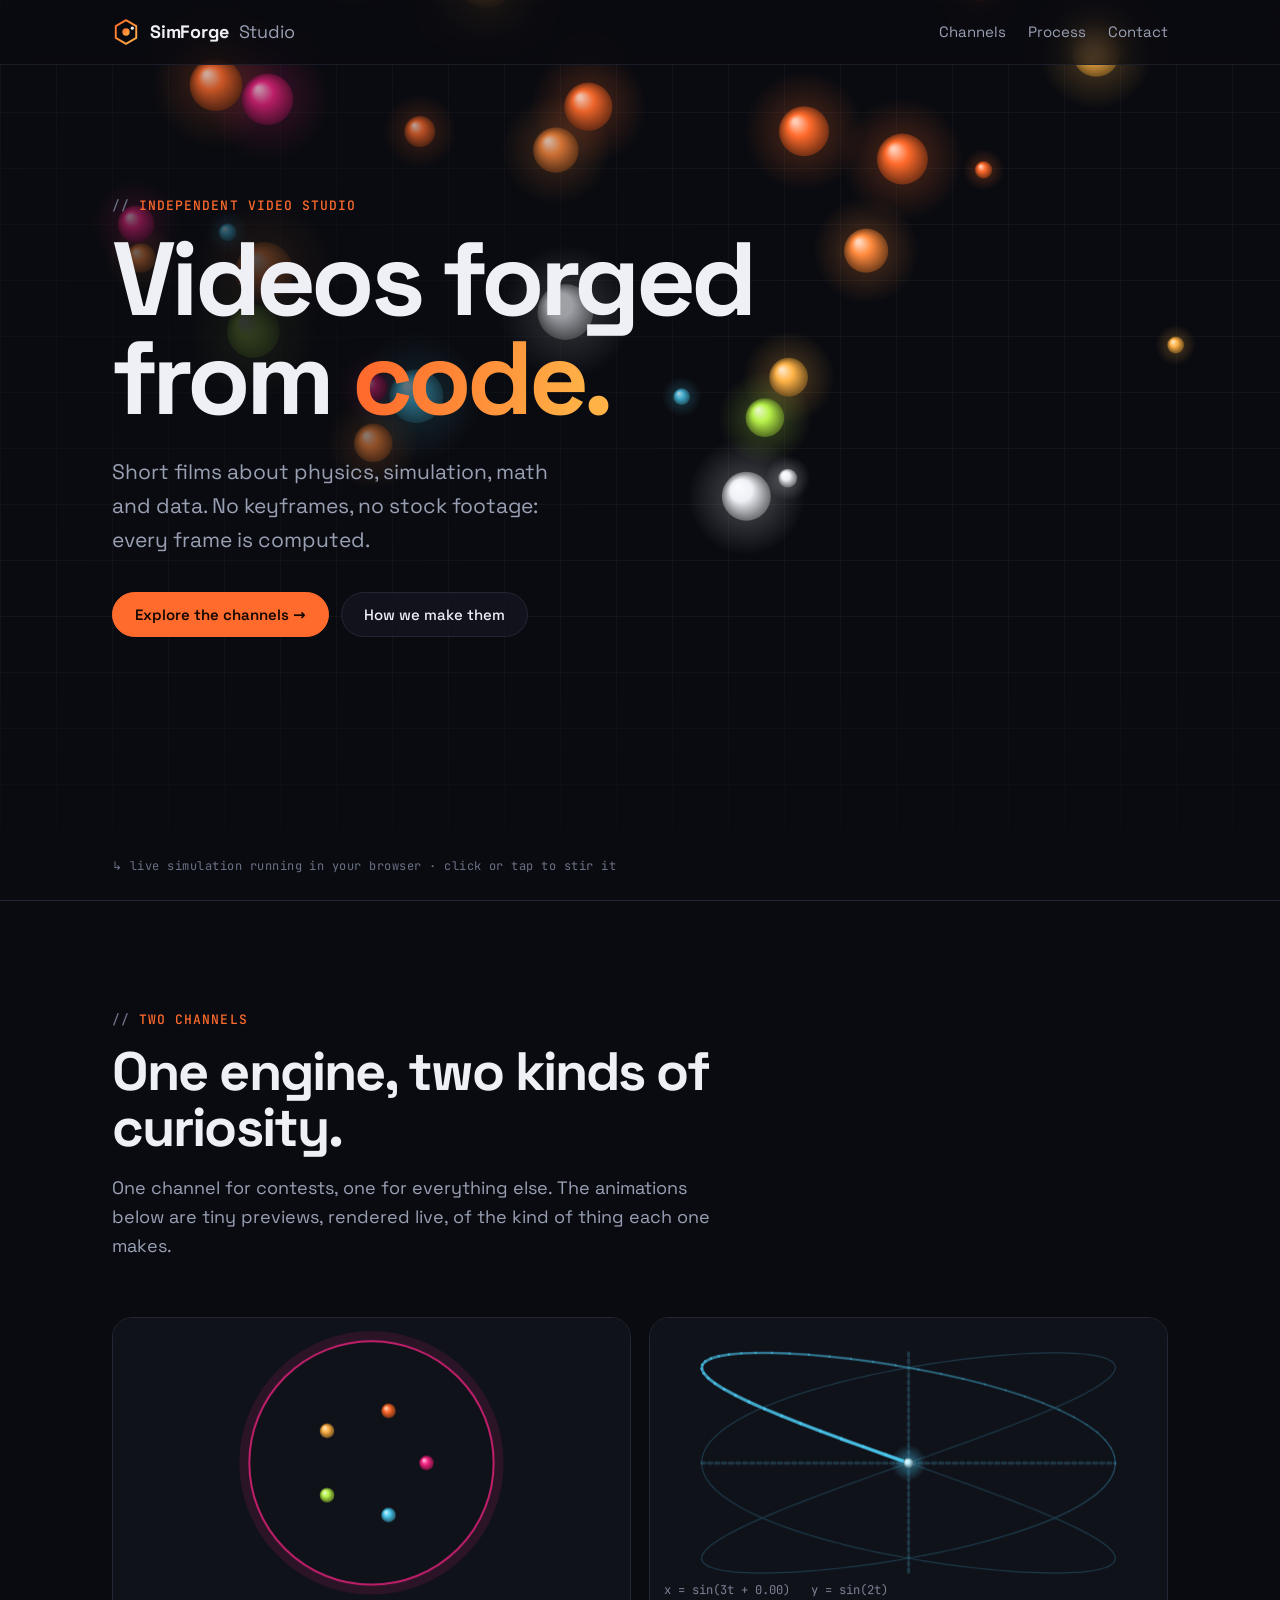
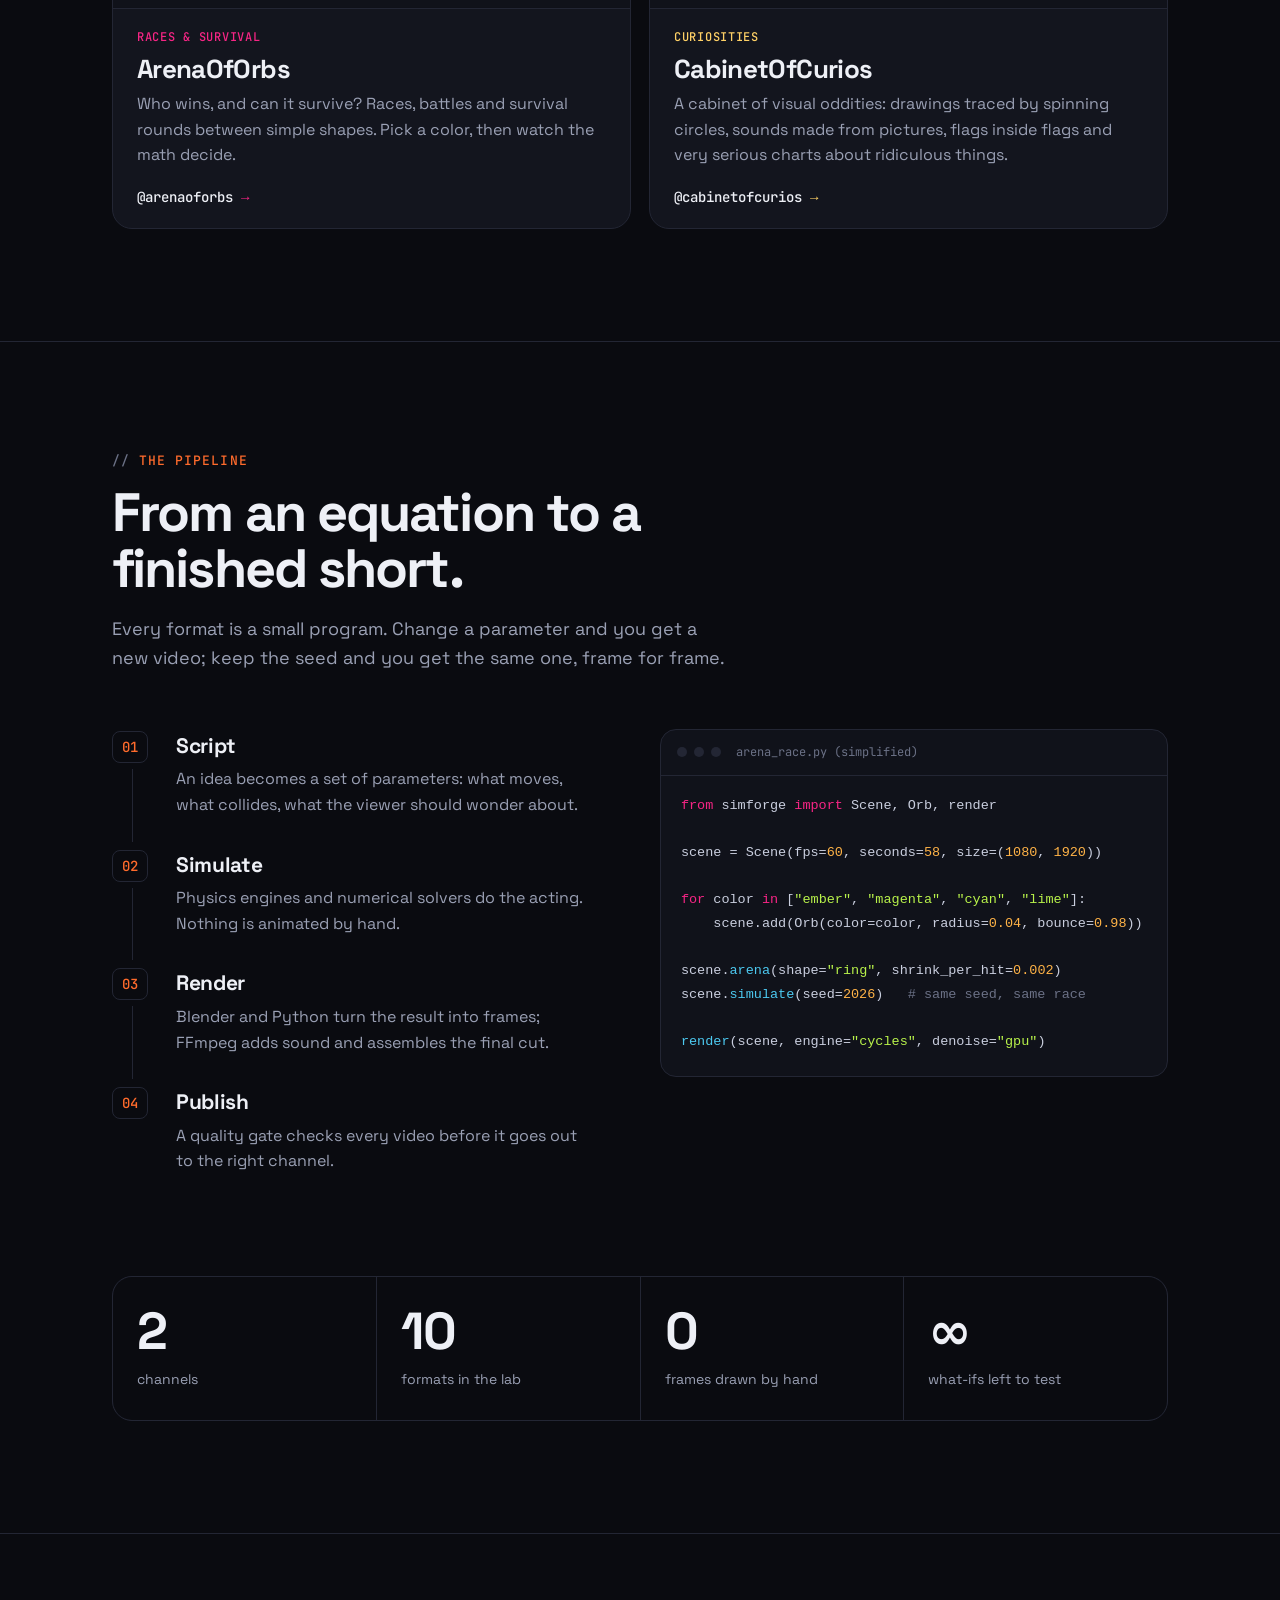
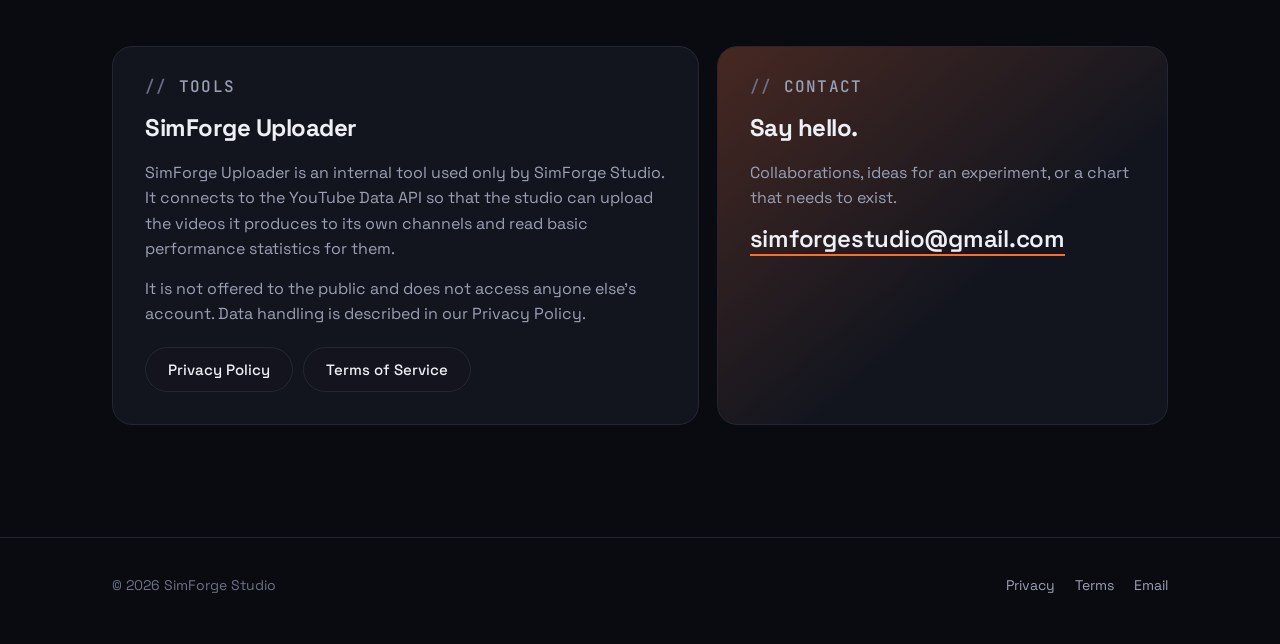
<file: index.html>
<!doctype html>
<html lang="en">
<head>
  <meta charset="utf-8">
  <meta http-equiv="Content-Security-Policy" content="default-src 'none'; script-src 'self'; style-src 'self'; font-src 'self'; img-src 'self'; base-uri 'none'; form-action 'none'">
  <meta name="referrer" content="strict-origin-when-cross-origin">
  <meta name="viewport" content="width=device-width, initial-scale=1">
  <title>SimForge Studio · Videos forged from code</title>
  <meta name="description" content="SimForge Studio is an independent studio making short videos about physics, simulation, math and data. Every frame is generated by code.">
  <meta name="theme-color" content="#0a0b10">
  <meta property="og:title" content="SimForge Studio">
  <meta property="og:description" content="Short videos about physics, simulation, math and data. Every frame generated by code.">
  <link rel="icon" href="favicon.svg" type="image/svg+xml">
  <link rel="preload" href="fonts/space-grotesk.woff2" as="font" type="font/woff2" crossorigin>
  <link rel="stylesheet" href="style.css">
</head>
<body>
  <header class="nav">
    <div class="wrap">
      <a class="logo" href="./" aria-label="SimForge Studio home">
        <svg viewBox="0 0 32 32" aria-hidden="true"><defs><linearGradient id="lg" x1="0" y1="0" x2="1" y2="1"><stop offset="0" stop-color="#ff6b2c"/><stop offset="1" stop-color="#ffb347"/></linearGradient></defs><path d="M16 2.5 27.7 9.25v13.5L16 29.5 4.3 22.75V9.25Z" fill="none" stroke="url(#lg)" stroke-width="2.2" stroke-linejoin="round"/><circle cx="16" cy="16" r="4.2" fill="url(#lg)"/><circle cx="23.2" cy="11.6" r="1.8" fill="#eef0f6"/></svg>
        SimForge <b>Studio</b>
      </a>
      <nav>
        <a href="#channels">Channels</a>
        <a href="#process" class="hide-sm">Process</a>
        <a href="#contact">Contact</a>
      </nav>
    </div>
  </header>

  <main>
    <section class="hero">
      <canvas id="hero-sim" aria-hidden="true"></canvas>
      <div class="wrap">
        <p class="eyebrow">Independent video studio</p>
        <h1>Videos forged from <em>code.</em></h1>
        <p class="lead">Short films about physics, simulation, math and data. No keyframes, no stock
          footage: every frame is computed.</p>
        <div class="cta">
          <a class="btn primary" href="#channels">Explore the channels →</a>
          <a class="btn" href="#process">How we make them</a>
        </div>
      </div>
      <div class="hint"><div class="wrap">↳ live simulation running in your browser · click or tap to stir it</div></div>
    </section>

    <section class="block" id="channels">
      <div class="wrap">
        <p class="eyebrow">Two channels</p>
        <h2>One engine, two kinds of curiosity.</h2>
        <p class="sub">One channel for contests, one for everything else. The animations below are
          tiny previews, rendered live, of the kind of thing each one makes.</p>

        <div class="channels">
          <article class="channel arena">
            <canvas data-sim="arena" aria-label="Animated orbs bouncing inside a ring"></canvas>
            <div class="body">
              <span class="tag">Races &amp; survival</span>
              <h3>ArenaOfOrbs</h3>
              <p>Who wins, and can it survive? Races, battles and survival rounds between simple
                shapes. Pick a color, then watch the math decide.</p>
              <a class="watch" href="https://www.youtube.com/@arenaoforbs" rel="noopener">@arenaoforbs <span>→</span></a>
            </div>
          </article>

          <article class="channel curios">
            <canvas data-sim="cabinet" aria-label="Animated curiosities: a Lissajous curve and a bar chart, taking turns"></canvas>
            <div class="body">
              <span class="tag">Curiosities</span>
              <h3>CabinetOfCurios</h3>
              <p>A cabinet of visual oddities: drawings traced by spinning circles, sounds made
                from pictures, flags inside flags and very serious charts about ridiculous things.</p>
              <a class="watch" href="https://www.youtube.com/@cabinetofcurios" rel="noopener">@cabinetofcurios <span>→</span></a>
            </div>
          </article>
        </div>
      </div>
    </section>

    <section class="block" id="process">
      <div class="wrap">
        <p class="eyebrow">The pipeline</p>
        <h2>From an equation to a finished short.</h2>
        <p class="sub">Every format is a small program. Change a parameter and you get a new video;
          keep the seed and you get the same one, frame for frame.</p>

        <div class="process">
          <ol class="steps">
            <li><h3>Script</h3><p>An idea becomes a set of parameters: what moves, what collides,
              what the viewer should wonder about.</p></li>
            <li><h3>Simulate</h3><p>Physics engines and numerical solvers do the acting. Nothing is
              animated by hand.</p></li>
            <li><h3>Render</h3><p>Blender and Python turn the result into frames; FFmpeg adds sound
              and assembles the final cut.</p></li>
            <li><h3>Publish</h3><p>A quality gate checks every video before it goes out to the right
              channel.</p></li>
          </ol>

          <div class="code" aria-label="Simplified example of a video format written in Python">
            <div class="bar"><i></i><i></i><i></i><span>arena_race.py (simplified)</span></div>
<pre><span class="k">from</span> simforge <span class="k">import</span> Scene, Orb, render

scene = Scene(fps=<span class="n">60</span>, seconds=<span class="n">58</span>, size=(<span class="n">1080</span>, <span class="n">1920</span>))

<span class="k">for</span> color <span class="k">in</span> [<span class="s">"ember"</span>, <span class="s">"magenta"</span>, <span class="s">"cyan"</span>, <span class="s">"lime"</span>]:
    scene.add(Orb(color=color, radius=<span class="n">0.04</span>, bounce=<span class="n">0.98</span>))

scene.<span class="f">arena</span>(shape=<span class="s">"ring"</span>, shrink_per_hit=<span class="n">0.002</span>)
scene.<span class="f">simulate</span>(seed=<span class="n">2026</span>)   <span class="c"># same seed, same race</span>

<span class="f">render</span>(scene, engine=<span class="s">"cycles"</span>, denoise=<span class="s">"gpu"</span>)</pre>
          </div>
        </div>

        <div class="stats">
          <div><strong>2</strong><span>channels</span></div>
          <div><strong>10</strong><span>formats in the lab</span></div>
          <div><strong>0</strong><span>frames drawn by hand</span></div>
          <div><strong>∞</strong><span>what-ifs left to test</span></div>
        </div>
      </div>
    </section>

    <section class="block" id="contact">
      <div class="wrap">
        <div class="split">
          <div class="panel" id="uploader">
            <p class="eyebrow">Tools</p>
            <h3>SimForge Uploader</h3>
            <p>SimForge Uploader is an internal tool used only by SimForge Studio. It connects to the
              YouTube Data API so that the studio can upload the videos it produces to its own
              channels and read basic performance statistics for them.</p>
            <p>It is not offered to the public and does not access anyone else's account. Data
              handling is described in our Privacy Policy.</p>
            <div class="links">
              <a class="btn" href="privacy.html">Privacy Policy</a>
              <a class="btn" href="terms.html">Terms of Service</a>
            </div>
          </div>
          <div class="panel contact">
            <p class="eyebrow">Contact</p>
            <h3>Say hello.</h3>
            <p>Collaborations, ideas for an experiment, or a chart that needs to exist.</p>
            <a class="mail" href="mailto:simforgestudio@gmail.com">simforgestudio@gmail.com</a>
          </div>
        </div>
      </div>
    </section>
  </main>

  <footer class="site">
    <div class="wrap">
      <span>© 2026 SimForge Studio</span>
      <nav>
        <a href="privacy.html">Privacy</a>
        <a href="terms.html">Terms</a>
        <a href="mailto:simforgestudio@gmail.com">Email</a>
      </nav>
    </div>
  </footer>

  <script src="sims.js" defer></script>
</body>
</html>
</file>
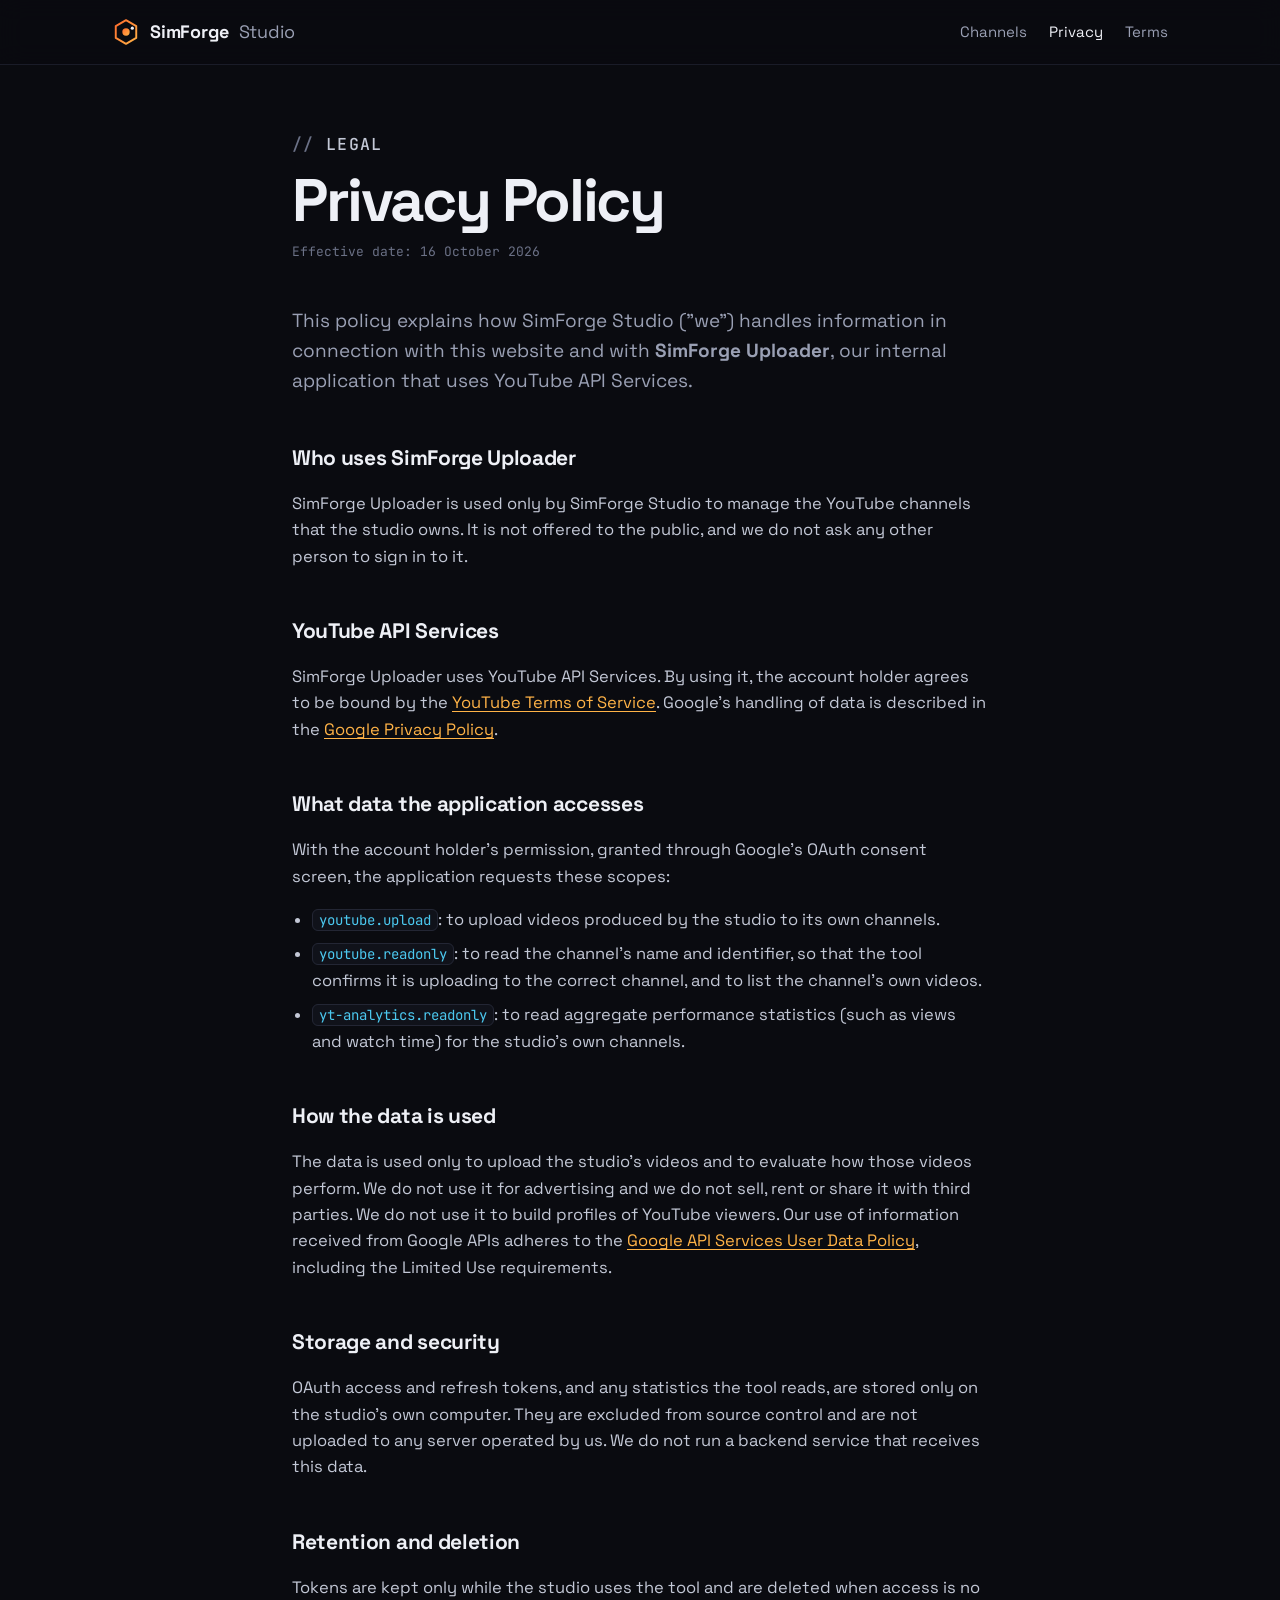
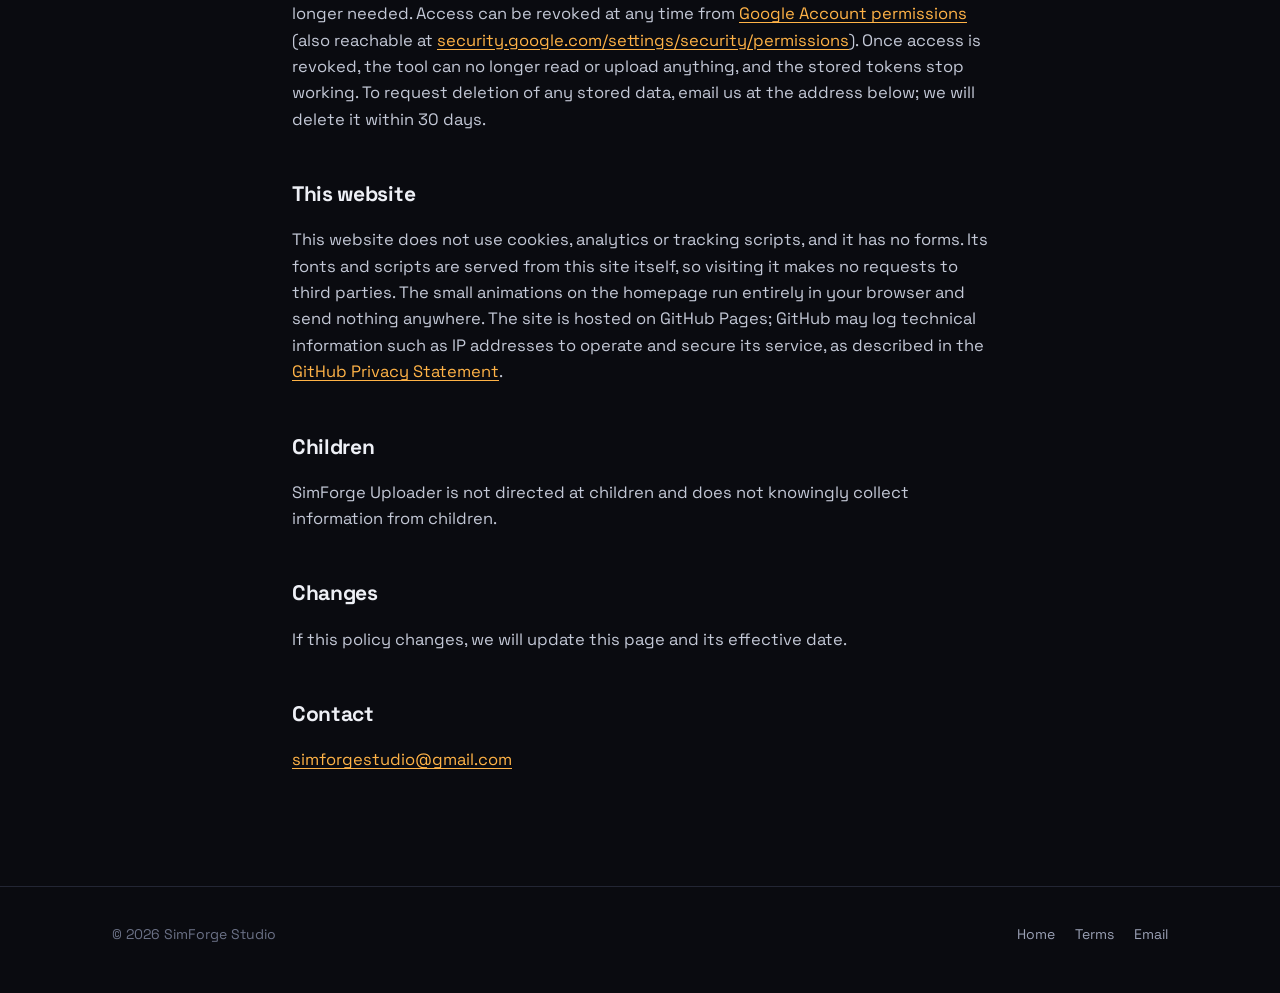
<file: privacy.html>
<!doctype html>
<html lang="en">
<head>
  <meta charset="utf-8">
  <meta http-equiv="Content-Security-Policy" content="default-src 'none'; script-src 'self'; style-src 'self'; font-src 'self'; img-src 'self'; base-uri 'none'; form-action 'none'">
  <meta name="referrer" content="strict-origin-when-cross-origin">
  <meta name="viewport" content="width=device-width, initial-scale=1">
  <title>Privacy Policy · SimForge Studio</title>
  <meta name="description" content="Privacy Policy for SimForge Studio and the SimForge Uploader tool.">
  <meta name="theme-color" content="#0a0b10">
  <link rel="icon" href="favicon.svg" type="image/svg+xml">
  <link rel="stylesheet" href="style.css">
</head>
<body>
  <header class="nav">
    <div class="wrap">
      <a class="logo" href="./" aria-label="SimForge Studio home">
        <svg viewBox="0 0 32 32" aria-hidden="true"><defs><linearGradient id="lg" x1="0" y1="0" x2="1" y2="1"><stop offset="0" stop-color="#ff6b2c"/><stop offset="1" stop-color="#ffb347"/></linearGradient></defs><path d="M16 2.5 27.7 9.25v13.5L16 29.5 4.3 22.75V9.25Z" fill="none" stroke="url(#lg)" stroke-width="2.2" stroke-linejoin="round"/><circle cx="16" cy="16" r="4.2" fill="url(#lg)"/><circle cx="23.2" cy="11.6" r="1.8" fill="#eef0f6"/></svg>
        SimForge <b>Studio</b>
      </a>
      <nav>
        <a href="./#channels" class="hide-sm">Channels</a>
        <a href="privacy.html" aria-current="page">Privacy</a>
        <a href="terms.html">Terms</a>
      </nav>
    </div>
  </header>

  <main class="legal">
    <div class="wrap">
      <p class="eyebrow">Legal</p>
      <h1>Privacy Policy</h1>
      <p class="date">Effective date: 16 October 2026</p>

      <p class="intro">This policy explains how SimForge Studio ("we") handles information in
        connection with this website and with <strong>SimForge Uploader</strong>, our internal
        application that uses YouTube API Services.</p>

      <h2>Who uses SimForge Uploader</h2>
      <p>SimForge Uploader is used only by SimForge Studio to manage the YouTube channels that the
        studio owns. It is not offered to the public, and we do not ask any other person to sign in
        to it.</p>

      <h2>YouTube API Services</h2>
      <p>SimForge Uploader uses YouTube API Services. By using it, the account holder agrees to be
        bound by the <a href="https://www.youtube.com/t/terms">YouTube Terms of Service</a>. Google's
        handling of data is described in the
        <a href="https://policies.google.com/privacy">Google Privacy Policy</a>.</p>

      <h2>What data the application accesses</h2>
      <p>With the account holder's permission, granted through Google's OAuth consent screen, the
        application requests these scopes:</p>
      <ul>
        <li><code>youtube.upload</code>: to upload videos produced by the studio to its own channels.</li>
        <li><code>youtube.readonly</code>: to read the channel's name and identifier, so that the tool
          confirms it is uploading to the correct channel, and to list the channel's own videos.</li>
        <li><code>yt-analytics.readonly</code>: to read aggregate performance statistics (such as
          views and watch time) for the studio's own channels.</li>
      </ul>

      <h2>How the data is used</h2>
      <p>The data is used only to upload the studio's videos and to evaluate how those videos
        perform. We do not use it for advertising and we do not sell, rent or share it with third
        parties. We do not use it to build profiles of YouTube viewers. Our use of information
        received from Google APIs adheres to the
        <a href="https://developers.google.com/terms/api-services-user-data-policy">Google API Services
        User Data Policy</a>, including the Limited Use requirements.</p>

      <h2>Storage and security</h2>
      <p>OAuth access and refresh tokens, and any statistics the tool reads, are stored only on the
        studio's own computer. They are excluded from source control and are not uploaded to any
        server operated by us. We do not run a backend service that receives this data.</p>

      <h2>Retention and deletion</h2>
      <p>Tokens are kept only while the studio uses the tool and are deleted when access is no
        longer needed. Access can be revoked at any time from
        <a href="https://myaccount.google.com/permissions">Google Account permissions</a>
        (also reachable at <a href="https://security.google.com/settings/security/permissions">security.google.com/settings/security/permissions</a>).
        Once access is revoked, the tool can no longer read or upload anything, and the stored tokens
        stop working. To request deletion of any stored data, email us at the address below; we
        will delete it within 30 days.</p>

      <h2>This website</h2>
      <p>This website does not use cookies, analytics or tracking scripts, and it has no forms. Its
        fonts and scripts are served from this site itself, so visiting it makes no requests to
        third parties. The small animations on the homepage run entirely in your browser and send
        nothing anywhere. The site is hosted on GitHub Pages; GitHub may log technical information
        such as IP addresses to operate and secure its service, as described in the
        <a href="https://docs.github.com/en/site-policy/privacy-policies/github-general-privacy-statement">GitHub
        Privacy Statement</a>.</p>

      <h2>Children</h2>
      <p>SimForge Uploader is not directed at children and does not knowingly collect information
        from children.</p>

      <h2>Changes</h2>
      <p>If this policy changes, we will update this page and its effective date.</p>

      <h2>Contact</h2>
      <p><a href="mailto:simforgestudio@gmail.com">simforgestudio@gmail.com</a></p>
    </div>
  </main>

  <footer class="site">
    <div class="wrap">
      <span>© 2026 SimForge Studio</span>
      <nav>
        <a href="./">Home</a>
        <a href="terms.html">Terms</a>
        <a href="mailto:simforgestudio@gmail.com">Email</a>
      </nav>
    </div>
  </footer>
</body>
</html>
</file>
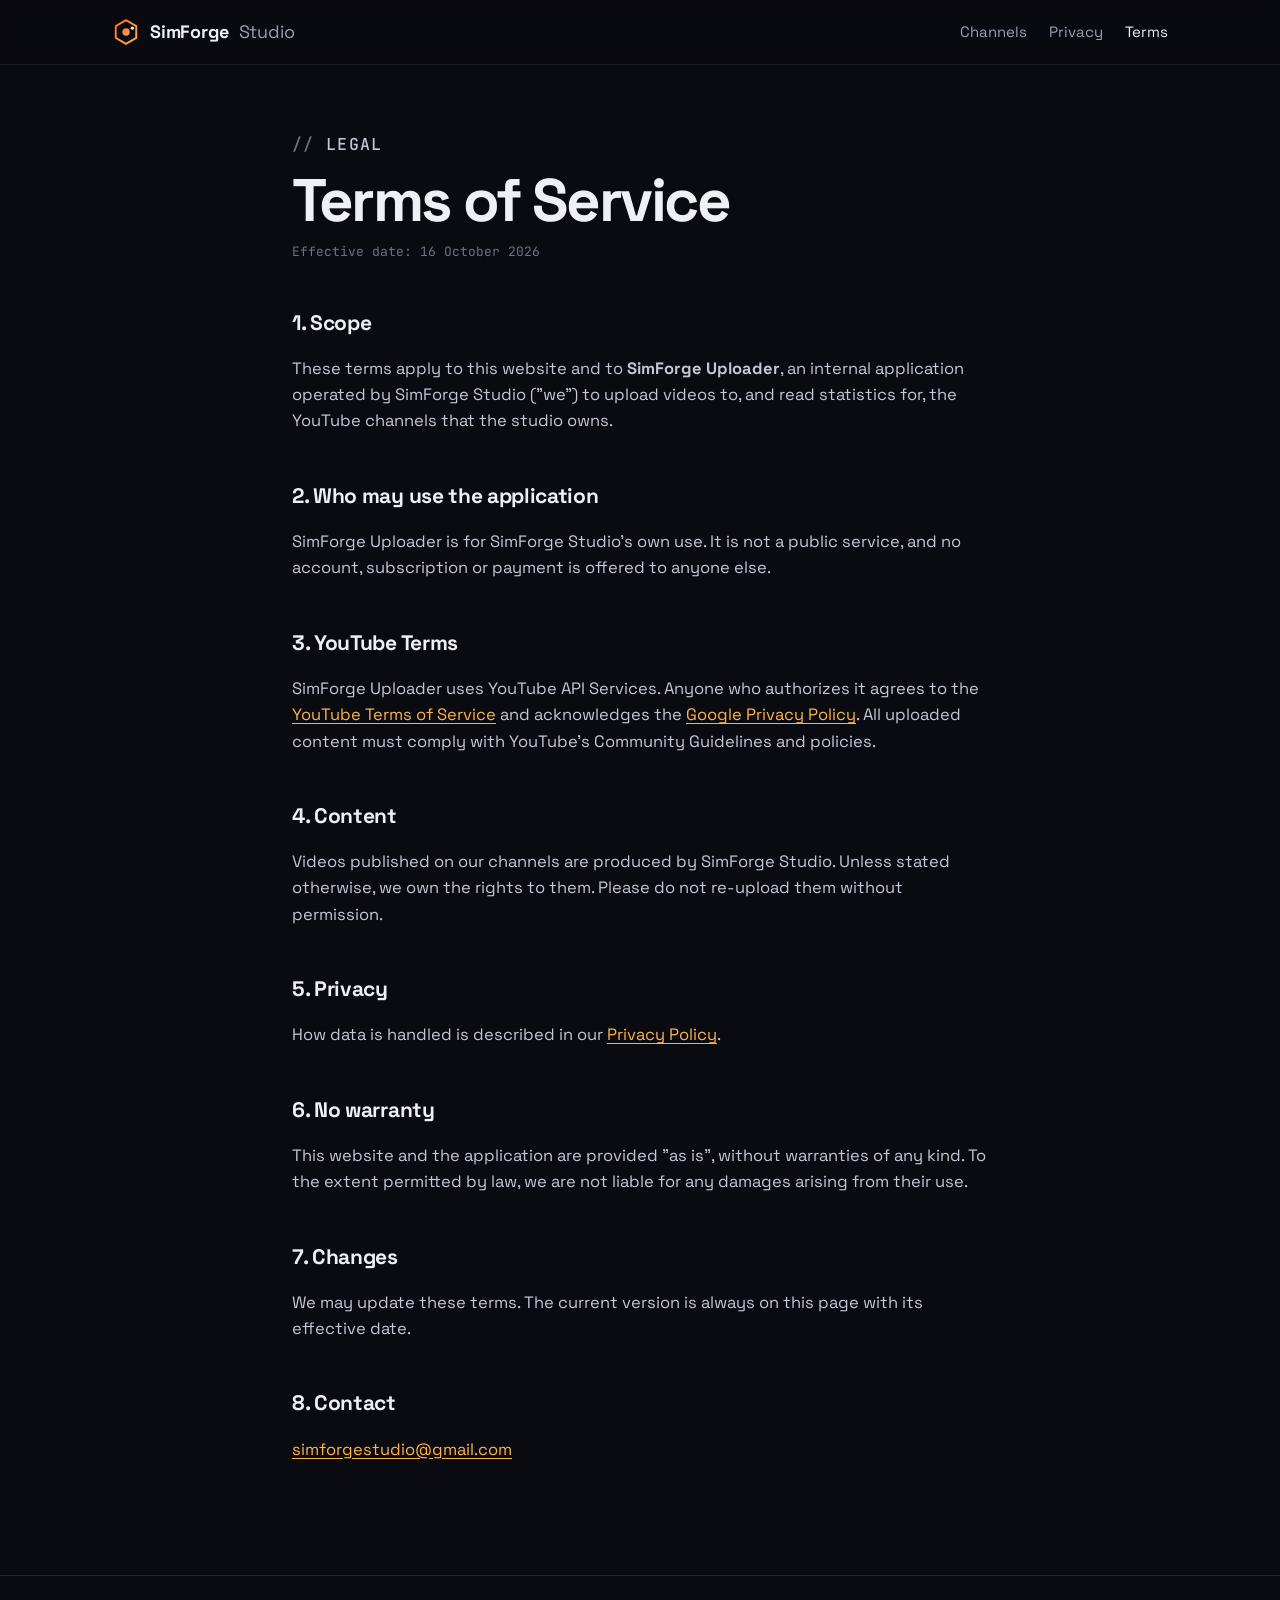
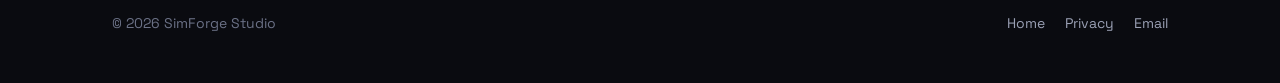
<file: terms.html>
<!doctype html>
<html lang="en">
<head>
  <meta charset="utf-8">
  <meta http-equiv="Content-Security-Policy" content="default-src 'none'; script-src 'self'; style-src 'self'; font-src 'self'; img-src 'self'; base-uri 'none'; form-action 'none'">
  <meta name="referrer" content="strict-origin-when-cross-origin">
  <meta name="viewport" content="width=device-width, initial-scale=1">
  <title>Terms of Service · SimForge Studio</title>
  <meta name="description" content="Terms of Service for SimForge Studio and the SimForge Uploader tool.">
  <meta name="theme-color" content="#0a0b10">
  <link rel="icon" href="favicon.svg" type="image/svg+xml">
  <link rel="stylesheet" href="style.css">
</head>
<body>
  <header class="nav">
    <div class="wrap">
      <a class="logo" href="./" aria-label="SimForge Studio home">
        <svg viewBox="0 0 32 32" aria-hidden="true"><defs><linearGradient id="lg" x1="0" y1="0" x2="1" y2="1"><stop offset="0" stop-color="#ff6b2c"/><stop offset="1" stop-color="#ffb347"/></linearGradient></defs><path d="M16 2.5 27.7 9.25v13.5L16 29.5 4.3 22.75V9.25Z" fill="none" stroke="url(#lg)" stroke-width="2.2" stroke-linejoin="round"/><circle cx="16" cy="16" r="4.2" fill="url(#lg)"/><circle cx="23.2" cy="11.6" r="1.8" fill="#eef0f6"/></svg>
        SimForge <b>Studio</b>
      </a>
      <nav>
        <a href="./#channels" class="hide-sm">Channels</a>
        <a href="privacy.html">Privacy</a>
        <a href="terms.html" aria-current="page">Terms</a>
      </nav>
    </div>
  </header>

  <main class="legal">
    <div class="wrap">
      <p class="eyebrow">Legal</p>
      <h1>Terms of Service</h1>
      <p class="date">Effective date: 16 October 2026</p>

      <h2>1. Scope</h2>
      <p>These terms apply to this website and to <strong>SimForge Uploader</strong>, an internal
        application operated by SimForge Studio ("we") to upload videos to, and read statistics for,
        the YouTube channels that the studio owns.</p>

      <h2>2. Who may use the application</h2>
      <p>SimForge Uploader is for SimForge Studio's own use. It is not a public service, and no
        account, subscription or payment is offered to anyone else.</p>

      <h2>3. YouTube Terms</h2>
      <p>SimForge Uploader uses YouTube API Services. Anyone who authorizes it agrees to the
        <a href="https://www.youtube.com/t/terms">YouTube Terms of Service</a> and acknowledges the
        <a href="https://policies.google.com/privacy">Google Privacy Policy</a>. All uploaded content
        must comply with YouTube's Community Guidelines and policies.</p>

      <h2>4. Content</h2>
      <p>Videos published on our channels are produced by SimForge Studio. Unless stated otherwise,
        we own the rights to them. Please do not re-upload them without permission.</p>

      <h2>5. Privacy</h2>
      <p>How data is handled is described in our <a href="privacy.html">Privacy Policy</a>.</p>

      <h2>6. No warranty</h2>
      <p>This website and the application are provided "as is", without warranties of any kind. To
        the extent permitted by law, we are not liable for any damages arising from their use.</p>

      <h2>7. Changes</h2>
      <p>We may update these terms. The current version is always on this page with its effective
        date.</p>

      <h2>8. Contact</h2>
      <p><a href="mailto:simforgestudio@gmail.com">simforgestudio@gmail.com</a></p>
    </div>
  </main>

  <footer class="site">
    <div class="wrap">
      <span>© 2026 SimForge Studio</span>
      <nav>
        <a href="./">Home</a>
        <a href="privacy.html">Privacy</a>
        <a href="mailto:simforgestudio@gmail.com">Email</a>
      </nav>
    </div>
  </footer>
</body>
</html>
</file>
<file: style.css>
@font-face {
  font-family: "Space Grotesk";
  src: url("fonts/space-grotesk.woff2") format("woff2");
  font-weight: 400 700;
  font-display: swap;
}
@font-face {
  font-family: "JetBrains Mono";
  src: url("fonts/jetbrains-mono.woff2") format("woff2");
  font-weight: 400 600;
  font-display: swap;
}

:root {
  color-scheme: dark;
  --bg: #0a0b10;
  --bg-2: #10121a;
  --card: #13151e;
  --line: #232634;
  --fg: #eef0f6;
  --muted: #9aa0b4;
  --dim: #6b7186;
  --forge: #ff6b2c;
  --forge-2: #ffb347;
  --c-physics: #ff6b2c;
  --c-arena: #f72585;
  --c-sine: #4cc9f0;
  --c-charts: #b8f24a;
  --c-curios: #ffd166;
  --sans: "Space Grotesk", system-ui, -apple-system, "Segoe UI", Roboto, sans-serif;
  --mono: "JetBrains Mono", ui-monospace, "Cascadia Code", Consolas, monospace;
  --wrap: 1120px;
}

* { box-sizing: border-box; }
html { -webkit-text-size-adjust: 100%; scroll-behavior: smooth; }
@media (prefers-reduced-motion: reduce) { html { scroll-behavior: auto; } }
body {
  margin: 0;
  background: var(--bg);
  color: var(--fg);
  font: 400 17px/1.6 var(--sans);
  -webkit-font-smoothing: antialiased;
  overflow-x: hidden;
}
a { color: inherit; }
img, canvas, svg { display: block; }
::selection { background: var(--forge); color: #000; }

.wrap { max-width: var(--wrap); margin: 0 auto; padding: 0 16px; }
@media (min-width: 720px) { .wrap { padding: 0 32px; } }

.mono { font-family: var(--mono); }
.eyebrow {
  font: 500 13px/1 var(--mono);
  letter-spacing: 0.08em;
  text-transform: uppercase;
  color: var(--forge);
  margin: 0 0 18px;
}
.eyebrow::before { content: "// "; color: var(--dim); }

/* ---------- nav ---------- */
.nav {
  position: fixed; inset: 0 0 auto 0; z-index: 20;
  backdrop-filter: blur(12px); -webkit-backdrop-filter: blur(12px);
  background: color-mix(in srgb, var(--bg) 72%, transparent);
  border-bottom: 1px solid color-mix(in srgb, var(--line) 70%, transparent);
}
.nav .wrap { display: flex; align-items: center; justify-content: space-between; height: 64px; gap: 16px; }
.logo { display: flex; align-items: center; gap: 10px; text-decoration: none; font-weight: 700; letter-spacing: -0.01em; font-size: 18px; white-space: nowrap; }
.logo svg { width: 28px; height: 28px; flex: none; }
.logo b { font-weight: 400; color: var(--muted); }
.nav nav { display: flex; gap: 22px; }
.nav nav a { text-decoration: none; color: var(--muted); font-size: 15px; transition: color .2s; }
.nav nav a:hover, .nav nav a[aria-current] { color: var(--fg); }
@media (max-width: 560px) {
  .nav nav { gap: 14px; }
  .nav nav .hide-sm { display: none; }
  .logo b { display: none; }
}

/* ---------- hero ---------- */
.hero {
  position: relative;
  min-height: min(100svh, 980px);
  display: flex; align-items: center;
  overflow: hidden;
  isolation: isolate;
}
#hero-sim { position: absolute; inset: 0; width: 100%; height: 100%; z-index: -1; cursor: crosshair; }
.hero::after {
  content: ""; position: absolute; inset: 0; z-index: -1; pointer-events: none;
  background:
    radial-gradient(60% 50% at 20% 35%, color-mix(in srgb, var(--bg) 85%, transparent), transparent 70%),
    linear-gradient(to bottom, transparent 70%, var(--bg));
}
.hero .wrap { width: 100%; padding-top: 96px; padding-bottom: 160px; pointer-events: none; }
.hero h1 {
  font-size: clamp(44px, 8.4vw, 104px);
  line-height: 0.95;
  letter-spacing: -0.045em;
  font-weight: 700;
  margin: 0 0 28px;
  max-width: 11ch;
}
.hero h1 em {
  font-style: normal;
  background: linear-gradient(100deg, var(--forge) 10%, var(--forge-2) 90%);
  -webkit-background-clip: text; background-clip: text; color: transparent;
}
.hero p.lead { font-size: clamp(18px, 2.1vw, 21px); color: var(--muted); max-width: 34ch; margin: 0 0 36px; }
.cta { display: flex; flex-wrap: wrap; gap: 12px; pointer-events: auto; }
.btn {
  display: inline-flex; align-items: center; gap: 10px;
  padding: 14px 22px; border-radius: 999px;
  font: 500 15px/1 var(--sans); text-decoration: none;
  border: 1px solid var(--line); background: color-mix(in srgb, var(--card) 80%, transparent);
  transition: transform .2s, border-color .2s, background .2s;
}
.btn:hover { transform: translateY(-2px); border-color: var(--muted); }
.btn.primary { background: var(--forge); border-color: var(--forge); color: #140700; font-weight: 600; }
.btn.primary:hover { background: var(--forge-2); border-color: var(--forge-2); }
.hint {
  position: absolute; left: 0; right: 0; bottom: 28px;
  font: 12px/1 var(--mono); color: var(--dim); letter-spacing: 0.04em;
  pointer-events: none;
}
.hint .wrap { padding-top: 0; padding-bottom: 0; }

/* ---------- sections ---------- */
section.block { padding: 112px 0; border-top: 1px solid var(--line); }
section.block h2 {
  font-size: clamp(32px, 4.6vw, 54px); line-height: 1.04; letter-spacing: -0.035em;
  font-weight: 700; margin: 0 0 18px; max-width: 18ch;
}
section.block .sub { color: var(--muted); max-width: 52ch; margin: 0 0 56px; font-size: 18px; }

/* ---------- channels ---------- */
.channels { display: grid; gap: 18px; grid-template-columns: 1fr; }
@media (min-width: 760px) { .channels { grid-template-columns: 1fr 1fr; } }
.channel {
  --c: var(--forge);
  position: relative; overflow: hidden;
  background: var(--card); border: 1px solid var(--line); border-radius: 20px;
  display: flex; flex-direction: column;
  transition: border-color .3s, transform .3s;
}
.channel:hover { border-color: color-mix(in srgb, var(--c) 55%, var(--line)); transform: translateY(-3px); }
.channel canvas { width: 100%; aspect-ratio: 16 / 9; background: var(--bg-2); border-bottom: 1px solid var(--line); }
.channel .body { padding: 22px 24px 24px; display: flex; flex-direction: column; gap: 8px; flex: 1; }
.channel .tag { font: 500 12px/1 var(--mono); color: var(--c); letter-spacing: 0.06em; text-transform: uppercase; }
.channel h3 { margin: 4px 0 0; font-size: 26px; letter-spacing: -0.025em; line-height: 1.1; }
.channel p { margin: 0; color: var(--muted); font-size: 16px; }
.channel a.watch {
  margin-top: auto; padding-top: 14px;
  font: 500 14px/1 var(--mono); color: var(--fg); text-decoration: none;
  display: inline-flex; gap: 8px; align-items: center;
}
.channel a.watch span { color: var(--c); transition: transform .2s; }
.channel a.watch:hover span { transform: translateX(4px); }
.channel.physics { --c: var(--c-physics); }
.channel.arena   { --c: var(--c-arena); }
.channel.sine    { --c: var(--c-sine); }
.channel.charts  { --c: var(--c-charts); }
.channel.curios  { --c: var(--c-curios); }

/* ---------- process ---------- */
.process { display: grid; gap: 40px; grid-template-columns: 1fr; align-items: start; }
@media (min-width: 900px) { .process { grid-template-columns: 1fr 1.05fr; gap: 64px; } }
.steps { list-style: none; margin: 0; padding: 0; counter-reset: s; }
.steps li { counter-increment: s; position: relative; padding: 0 0 30px 64px; }
.steps li::before {
  content: "0" counter(s);
  position: absolute; left: 0; top: 2px;
  font: 500 14px/1 var(--mono); color: var(--forge);
  border: 1px solid var(--line); border-radius: 8px; padding: 8px 9px;
}
.steps li::after { content: ""; position: absolute; left: 20px; top: 40px; bottom: 6px; width: 1px; background: var(--line); }
.steps li:last-child::after { display: none; }
.steps h3 { margin: 0 0 4px; font-size: 21px; letter-spacing: -0.015em; }
.steps p { margin: 0; color: var(--muted); font-size: 16px; }

.code {
  background: var(--bg-2); border: 1px solid var(--line); border-radius: 16px; overflow: hidden;
  font: 13.5px/1.75 var(--mono);
}
.code .bar { display: flex; gap: 7px; align-items: center; padding: 12px 16px; border-bottom: 1px solid var(--line); color: var(--dim); font-size: 12px; }
.code .bar i { width: 10px; height: 10px; border-radius: 50%; background: var(--line); }
.code .bar span { margin-left: 8px; }
.code pre { margin: 0; padding: 18px 20px 22px; overflow-x: auto; color: #c9cede; }
.code .k { color: var(--c-arena); }
.code .f { color: var(--c-sine); }
.code .s { color: var(--c-charts); }
.code .n { color: var(--forge-2); }
.code .c { color: var(--dim); }

/* ---------- stats ---------- */
.stats { display: grid; grid-template-columns: repeat(2, 1fr); gap: 1px; background: var(--line); border: 1px solid var(--line); border-radius: 20px; overflow: hidden; margin-top: 72px; }
@media (min-width: 760px) { .stats { grid-template-columns: repeat(4, 1fr); } }
.stats div { background: var(--bg); padding: 28px 24px; }
.stats strong { display: block; font-size: clamp(36px, 4.4vw, 52px); letter-spacing: -0.04em; line-height: 1; margin-bottom: 8px; }
.stats span { color: var(--muted); font-size: 14px; }

/* ---------- uploader + contact ---------- */
.split { display: grid; gap: 18px; grid-template-columns: 1fr; }
@media (min-width: 900px) { .split { grid-template-columns: 1.3fr 1fr; } }
.panel { background: var(--card); border: 1px solid var(--line); border-radius: 20px; padding: 32px; }
@media (max-width: 560px) { .panel { padding: 24px 20px; } }
.panel h3 { margin: 0 0 12px; font-size: 24px; letter-spacing: -0.02em; }
.panel p { color: var(--muted); margin: 0 0 14px; font-size: 16px; }
.panel .links { display: flex; flex-wrap: wrap; gap: 10px; margin-top: 20px; }
.panel.contact { background: linear-gradient(140deg, color-mix(in srgb, var(--forge) 22%, var(--card)), var(--card) 60%); }
.mail { font: 600 clamp(18px, 2.4vw, 24px)/1.2 var(--sans); letter-spacing: -0.01em; text-decoration: none; word-break: break-all; border-bottom: 2px solid var(--forge); }

/* ---------- footer ---------- */
footer.site { border-top: 1px solid var(--line); padding: 36px 0 48px; color: var(--dim); font-size: 14px; }
footer.site .wrap { display: flex; flex-wrap: wrap; justify-content: space-between; gap: 16px; }
footer.site nav { display: flex; gap: 20px; }
footer.site a { color: var(--muted); text-decoration: none; }
footer.site a:hover { color: var(--fg); }

/* ---------- legal pages ---------- */
.legal { padding: 136px 0 96px; }
.legal .wrap { max-width: 760px; }
.legal h1 { font-size: clamp(38px, 6vw, 60px); letter-spacing: -0.04em; line-height: 1; margin: 0 0 14px; }
.legal .date { font: 13px/1 var(--mono); color: var(--dim); margin: 0 0 48px; }
.legal h2 { font-size: 21px; letter-spacing: -0.015em; margin: 44px 0 10px; }
.legal p, .legal li { color: #c3c8d6; font-size: 16.5px; }
.legal ul { padding-left: 20px; }
.legal li { margin-bottom: 8px; }
.legal a { color: var(--forge-2); text-underline-offset: 3px; overflow-wrap: anywhere; }
.legal code { font: 14px var(--mono); color: var(--c-sine); background: var(--bg-2); border: 1px solid var(--line); border-radius: 6px; padding: 1px 6px; }
.legal .intro { font-size: 19px; color: var(--muted); }
</file>
